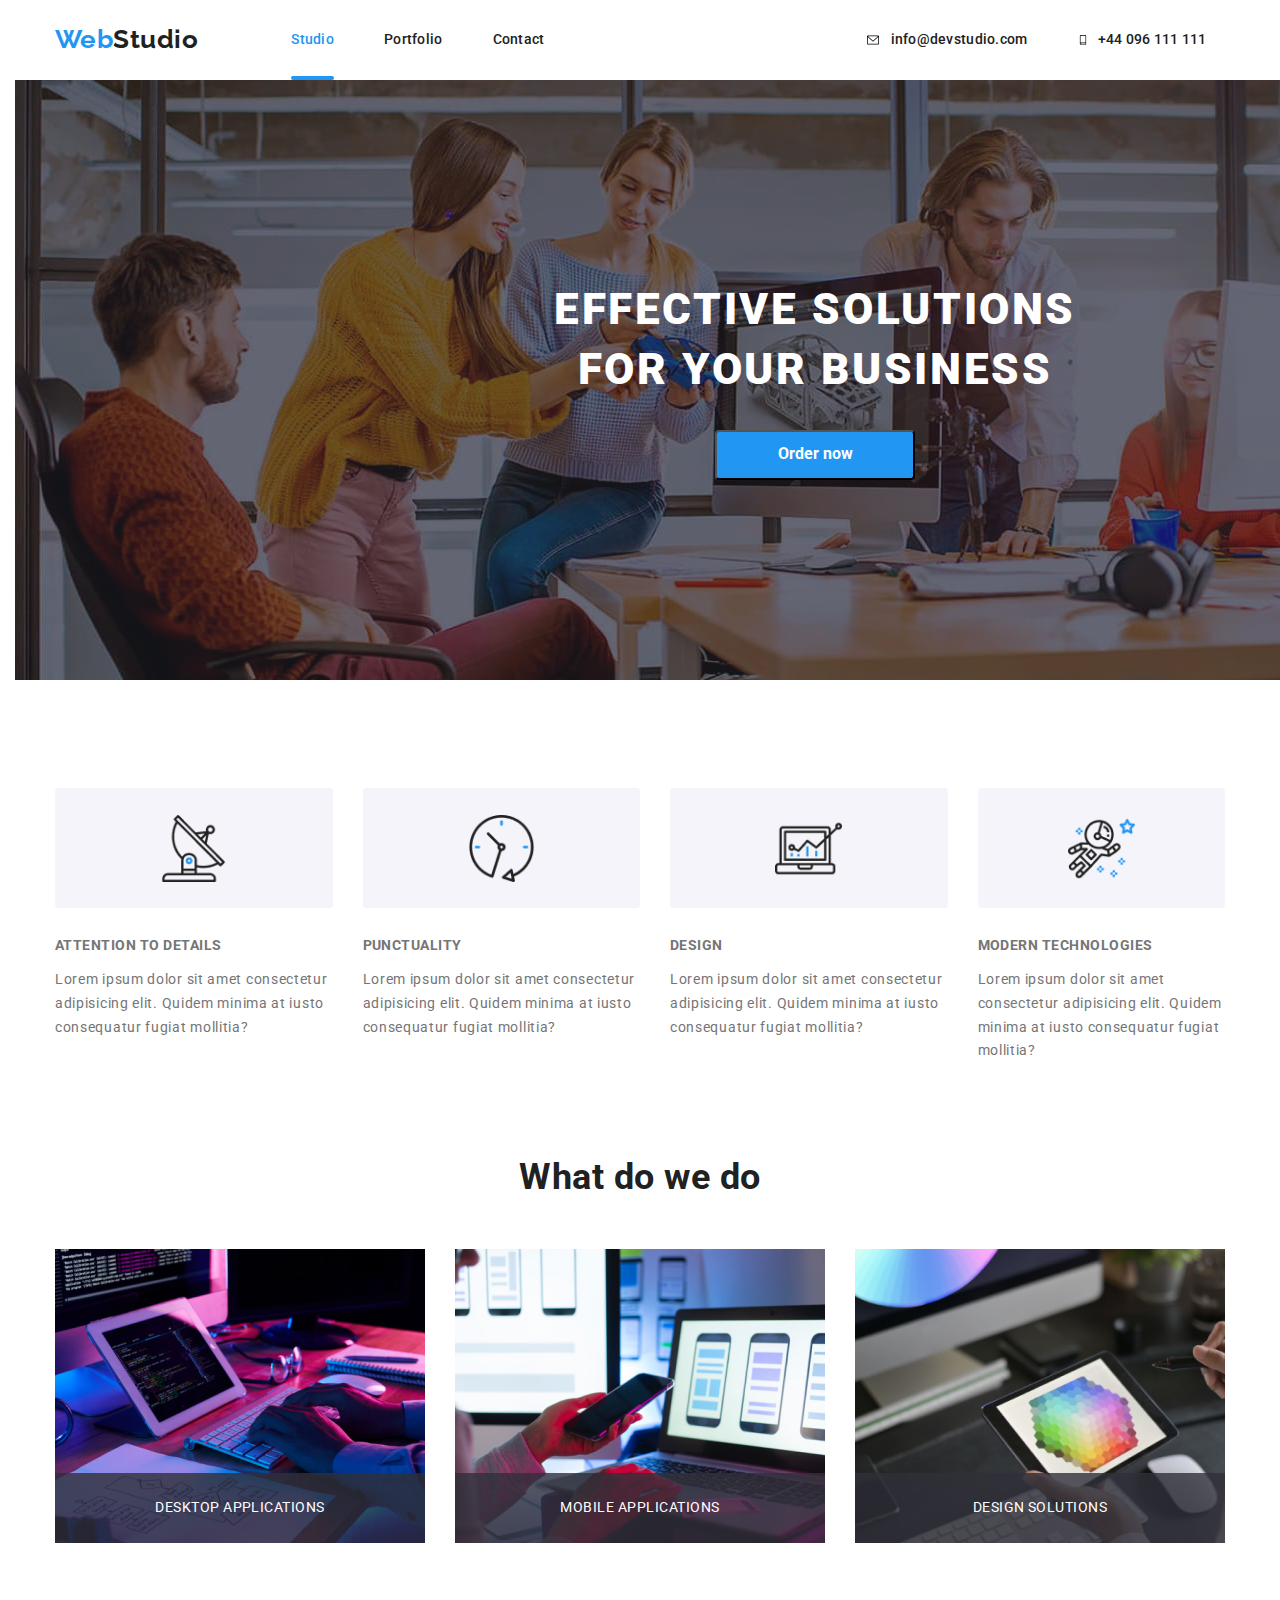
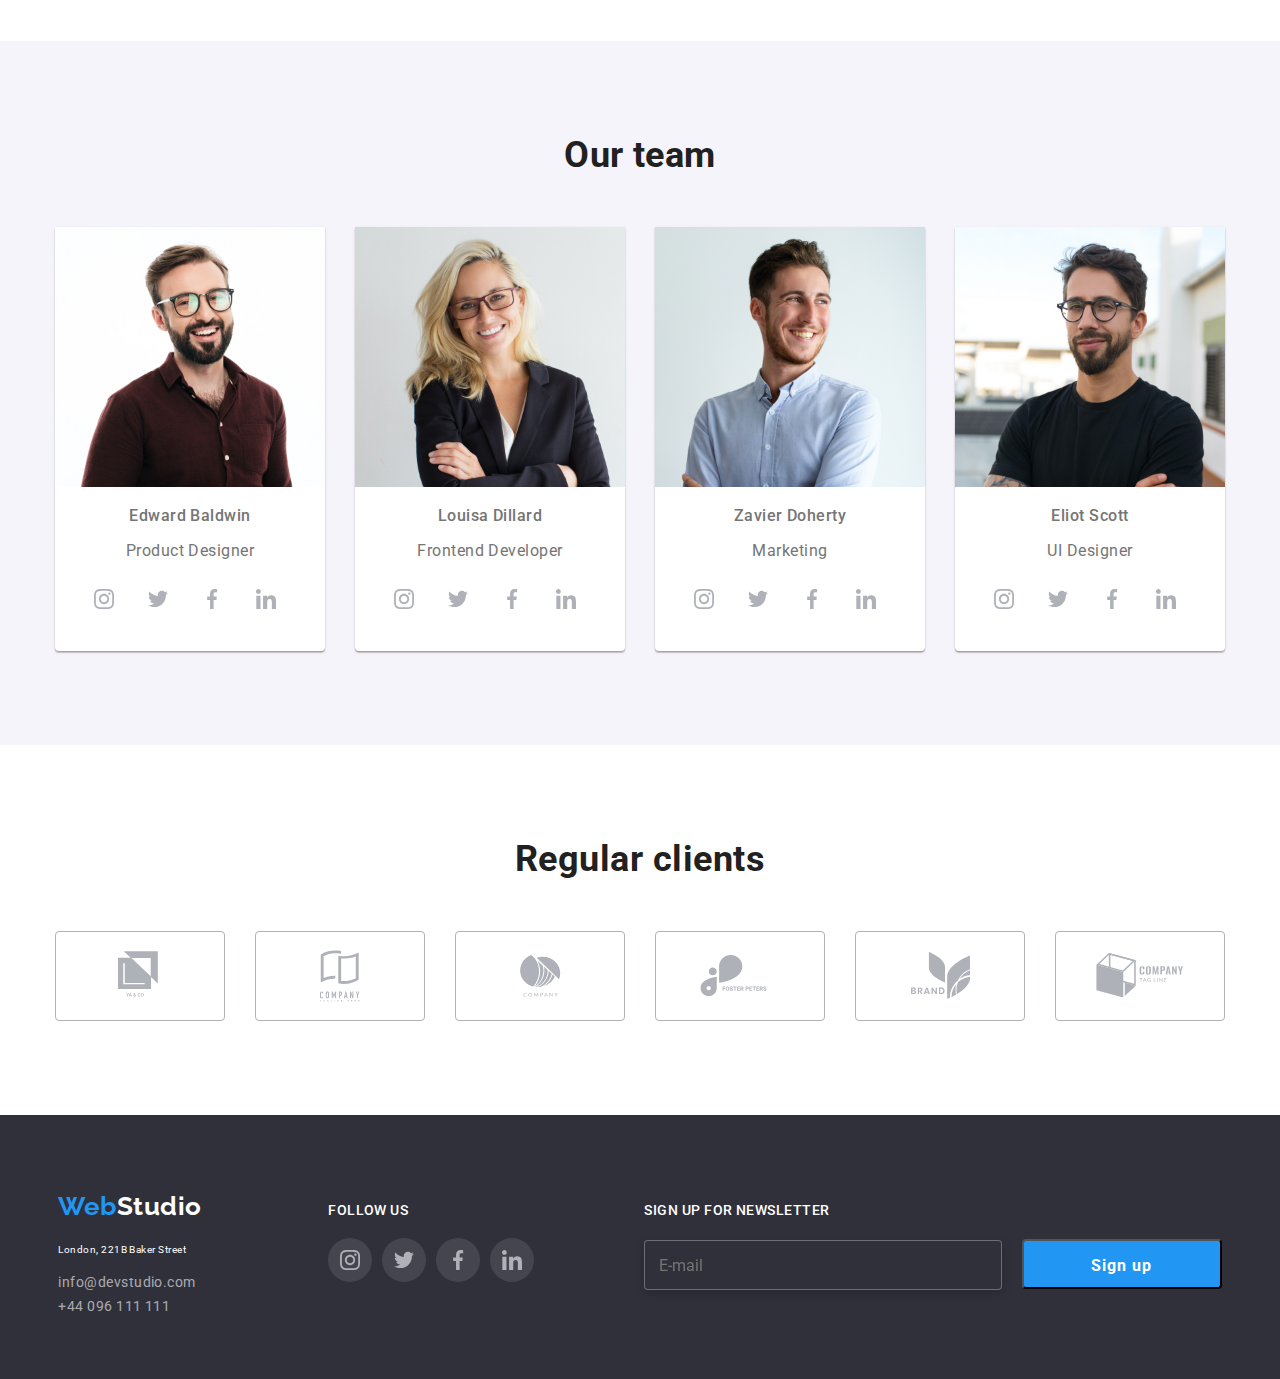
<file: index.html>
<!DOCTYPE html>
<html lang="en">
  <head>
    <meta charset="UTF-8" />
    <meta name="viewport" content="width=device-width, initial-scale=1.0" />
    <title>Document</title>
    <link
      href="https://fonts.googleapis.com/css2?family=Raleway:wght@700&family=Roboto:wght@400;500;700;900&display=swap"
      rel="stylesheet"
    />
    <link
      rel="stylesheet"
      href="https://cdnjs.cloudflare.com/ajax/libs/modern-normalize/1.0.0/modern-normalize.min.css"
    />
    <link rel="stylesheet" href="./sass/main.css" />
    <script src="https://ajax.googleapis.com/ajax/libs/jquery/3.5.1/jquery.min.js"></script>
  </head>
  <body>
    <!--header-->
    <div>
      <header class="header container">
        <div class="header__mobile__menu">
          <p>
            <a href="./index.html" class="logo"
              ><span class="logo--blue">Web</span>Studio</a
            >
          </p>
          <button
            class="header__button menu--open"
            type="button"
            data-menu-button
            aria-expanded="false"
          >
            <svg width="19px" height="19px" aria-lable="mobile on-off">
              <use
                class="header__button--cross"
                href="./images/sprite.svg#close"
              ></use>
              <use
                class="header__button--menu"
                href="./images/sprite.svg#icon-envelope"
              ></use>
            </svg>
          </button>
        </div>
        <div class="header__menu" id="menu-container" data-menu>
          <nav class="site-nav">
            <ul class="site-nav__flex list">
              <li class="site-nav__item">
                <a href="./index.html" class="site-nav__link site-nav--current"
                  >Studio</a
                >
              </li>
              <li class="site-nav__item">
                <a href="./portfolio.html" class="site-nav__link">Portfolio</a>
              </li>
              <li class="site-nav__item">
                <a href="" class="site-nav__link">Contact</a>
              </li>
            </ul>
          </nav>
          <ul class="site-auth list">
            <li class="site-auth__item">
              <a href="mailto:info@devstudio.com" class="site-auth__link"
                ><svg class="site-auth__icon" width="16" height="12">
                  <use href="./images/sprite.svg#icon-envelope"></use>
                </svg>
                info@devstudio.com</a
              >
            </li>
            <li class="site-auth__item" ;>
              <a href="tel:insert_phone_number" class="site-auth__link"
                ><svg class="site-auth__icon" width="10" height="16">
                  <use href="./images/sprite.svg#icon-smartphone"></use>
                </svg>
                +44 096 111 111
              </a>
            </li>
          </ul>
        </div>
      </header>
    </div>
    <main>
      <!--hero-->
      <div class="hero">
        <section class="hero__pic section">
          <h1 class="hero__title">
            Effective solutions<br />for your business
          </h1>
          <button class="button__primary" data-modal-open>Order now</button>
        </section>
      </div>
      <!--why-us-->
      <div>
        <section class="strengths section container">
          <h2 class="section__title hide">Our strengths</h2>
          <ul class="strengths__list list">
            <li class="strengths__item">
              <h3 class="strengths__title strengths__antenna1">
                Attention to details
              </h3>
              <p class="strengths__text">
                Lorem ipsum dolor sit amet consectetur adipisicing elit. Quidem
                minima at iusto consequatur fugiat mollitia?
              </p>
            </li>
            <li class="strengths__item">
              <h3 class="strengths__title strengths__clock1">Punctuality</h3>
              <p class="strengths__text">
                Lorem ipsum dolor sit amet consectetur adipisicing elit. Quidem
                minima at iusto consequatur fugiat mollitia?
              </p>
            </li>
            <li class="strengths__item">
              <h3 class="strengths__title strengths__diagram1">Design</h3>
              <p class="strengths__text">
                Lorem ipsum dolor sit amet consectetur adipisicing elit. Quidem
                minima at iusto consequatur fugiat mollitia?
              </p>
            </li>
            <li class="strengths__item">
              <h3 class="strengths__title strengths__astronaut1">
                Modern technologies
              </h3>
              <p class="strengths__text">
                Lorem ipsum dolor sit amet consectetur adipisicing elit. Quidem
                minima at iusto consequatur fugiat mollitia?
              </p>
            </li>
          </ul>
        </section>
      </div>
      <!--What do we do-->
      <div>
        <section class="section container services">
          <h2 class="section__title">What do we do</h2>
          <ul class="list services__list">
            <li class="services__item">
              <div class="services__text--bcg">
                <p class="services__text">Desktop applications</p>
              </div>
              <img src="./images/img.jpg" alt="photo1" width="370" />
            </li>
            <li class="services__item">
              <div class="services__text--bcg">
                <p class="services__text">Mobile applications</p>
              </div>
              <img src="./images/img-2.jpg" alt="photo2" width="370" />
            </li>
            <li class="services__item">
              <div class="services__text--bcg">
                <p class="services__text">Design solutions</p>
              </div>
              <div>
                <img src="./images/img-3.jpg" alt="photo3" width="370" />
              </div>
            </li>
          </ul>
        </section>
      </div>
      <!--Our Team-->
      <div class="section__bgc--grey">
        <section class="section container team">
          <h2 class="section__title about-us__title">Our team</h2>
          <ul class="team__list list">
            <li class="team__item">
              <img
                src="./images/Edward_Baldwin.jpg"
                alt="Edward Baldwin"
                width="270"
                class="team__photo"
              />
              <h3 class="team__name">Edward Baldwin</h3>
              <p class="team__possition">Product Designer</p>
              <ul class="list social">
                <li class="social__item">
                  <a href="" class="social__link"
                    ><svg class="social__icon">
                      <use href="./images/sprite.svg#icon-instagram-2"></use>
                    </svg>
                  </a>
                </li>
                <li class="social__item">
                  <a href="" class="social__link"
                    ><svg class="social__icon">
                      <use href="./images/sprite.svg#icon-twitter-1"></use>
                    </svg>
                  </a>
                </li>
                <li class="social__item">
                  <a href="" class="social__link"
                    ><svg class="social__icon">
                      <use href="./images/sprite.svg#icon-facebook-1"></use>
                    </svg>
                  </a>
                </li>
                <li class="social__item">
                  <a href="" class="social__link"
                    ><svg class="social__icon">
                      <use href="./images/sprite.svg#icon-linkedin-1"></use>
                    </svg>
                  </a>
                </li>
              </ul>
            </li>
            <li class="team__item">
              <img
                src="./images/Louisa_Dillard.jpg"
                alt="Louisa Dillard"
                width="270"
                class="team__photo"
              />
              <h3 class="team__name">Louisa Dillard</h3>
              <p class="team__possition">Frontend Developer</p>
              <ul class="list social">
                <li class="social__item">
                  <a href="" class="social__link"
                    ><svg class="social__icon">
                      <use href="./images/sprite.svg#icon-instagram-2"></use>
                    </svg>
                  </a>
                </li>
                <li class="social__item">
                  <a href="" class="social__link"
                    ><svg class="social__icon">
                      <use href="./images/sprite.svg#icon-twitter-1"></use>
                    </svg>
                  </a>
                </li>
                <li class="social__item">
                  <a href="" class="social__link"
                    ><svg class="social__icon">
                      <use href="./images/sprite.svg#icon-facebook-1"></use>
                    </svg>
                  </a>
                </li>
                <li class="social__item">
                  <a href="" class="social__link"
                    ><svg class="social__icon">
                      <use href="./images/sprite.svg#icon-linkedin-1"></use>
                    </svg>
                  </a>
                </li>
              </ul>
            </li>
            <li class="team__item">
              <img
                src="./images/Zavier_Doherty.jpg"
                alt="Zavier Doherty"
                width="270"
                class="team__photo"
              />
              <h3 class="team__name">Zavier Doherty</h3>
              <p class="team__possition">Marketing</p>
              <ul class="list social">
                <li class="social__item">
                  <a href="" class="social__link"
                    ><svg class="social__icon">
                      <use href="./images/sprite.svg#icon-instagram-2"></use>
                    </svg>
                  </a>
                </li>
                <li class="social__item">
                  <a href="" class="social__link"
                    ><svg class="social__icon">
                      <use href="./images/sprite.svg#icon-twitter-1"></use>
                    </svg>
                  </a>
                </li>
                <li class="social__item">
                  <a href="" class="social__link"
                    ><svg class="social__icon">
                      <use href="./images/sprite.svg#icon-facebook-1"></use>
                    </svg>
                  </a>
                </li>
                <li class="social__item">
                  <a href="" class="social__link"
                    ><svg class="social__icon">
                      <use href="./images/sprite.svg#icon-linkedin-1"></use>
                    </svg>
                  </a>
                </li>
              </ul>
            </li>
            <li class="team__item">
              <img
                src="./images/Eliot_Scott.jpg"
                alt="Eliot Scott"
                width="270"
                class="team__photo"
              />
              <h3 class="team__name">Eliot Scott</h3>
              <p class="team__possition">UI Designer</p>
              <ul class="list social">
                <li class="social__item">
                  <a href="" class="social__link"
                    ><svg class="social__icon">
                      <use href="./images/sprite.svg#icon-instagram-2"></use>
                    </svg>
                  </a>
                </li>
                <li class="social__item">
                  <a href="" class="social__link"
                    ><svg class="social__icon">
                      <use href="./images/sprite.svg#icon-twitter-1"></use>
                    </svg>
                  </a>
                </li>
                <li class="social__item">
                  <a href="" class="social__link"
                    ><svg class="social__icon">
                      <use href="./images/sprite.svg#icon-facebook-1"></use>
                    </svg>
                  </a>
                </li>
                <li class="social__item">
                  <a href="" class="social__link"
                    ><svg class="social__icon">
                      <use href="./images/sprite.svg#icon-linkedin-1"></use>
                    </svg>
                  </a>
                </li>
              </ul>
            </li>
          </ul>
        </section>
      </div>
      <!--regular customers-->
      <div>
        <section class="section container clients">
          <h2 class="section__title clients__title">Regular clients</h2>
          <ul class="list clients--grid">
            <li class="company">
              <a href="" class="company__box"
                ><svg class="company__icon" width="44px" height="49px">
                  <use href="./images/sprite.svg#icon-logo-1"></use>
                </svg>
              </a>
            </li>
            <li class="company">
              <a href="" class="company__box"
                ><svg class="company__icon" width="40px" height="52px">
                  <use href="./images/sprite.svg#icon-logo-2"></use>
                </svg>
              </a>
            </li>
            <li class="company">
              <a href="" class="company__box"
                ><svg class="company__icon" width="41px" height="42px">
                  <use href="./images/sprite.svg#icon-logo-3"></use>
                </svg>
              </a>
            </li>
            <li class="company">
              <a href="" class="company__box"
                ><svg class="company__icon" width="80px" height="42px">
                  <use href="./images/sprite.svg#icon-logo-4"></use>
                </svg>
              </a>
            </li>
            <li class="company">
              <a href="" class="company__box"
                ><svg class="company__icon" width="59px" height="47px">
                  <use href="./images/sprite.svg#icon-logo-5"></use>
                </svg>
              </a>
            </li>
            <li class="company">
              <a href="" class="company__box"
                ><svg class="company__icon" width="88px" height="45px">
                  <use href="./images/sprite.svg#icon-logo-6"></use>
                </svg>
              </a>
            </li>
          </ul>
        </section>
      </div>
    </main>
    <!--footer-->
    <div class="section__bgc--footer">
      <footer class="container footer">
        <div class="footer--flex">
          <div class="footer__adress--placeholder">
            <p>
              <a href="./index.html" class="logo logo--white"
                ><span class="logo--blue">Web</span>Studio</a
              >
            </p>
            <p class="footer__adress">London, 221B Baker Street</p>
            <ul class="list">
              <li>
                <a
                  href="mailto:info@devstudio.com"
                  class="footer__adress__contacts"
                  >info@devstudio.com</a
                >
              </li>
              <li>
                <a href="tel:+380961111111" class="footer__adress__contacts"
                  >+44 096 111 111</a
                >
              </li>
            </ul>
          </div>
          <div>
            <p class="footer__social--text">Follow us</p>
            <ul class="list social footer__social">
              <li class="social__item">
                <a href="" class="social__link footer__social--bgc"
                  ><svg class="social__icon">
                    <use href="./images/sprite.svg#icon-instagram-2"></use>
                  </svg>
                </a>
              </li>
              <li class="social__item">
                <a href="" class="social__link footer__social--bgc"
                  ><svg class="social__icon">
                    <use href="./images/sprite.svg#icon-twitter-1"></use>
                  </svg>
                </a>
              </li>
              <li class="social__item">
                <a href="" class="social__link footer__social--bgc"
                  ><svg class="social__icon">
                    <use href="./images/sprite.svg#icon-facebook-1"></use>
                  </svg>
                </a>
              </li>
              <li class="social__item">
                <a href="" class="social__link footer__social--bgc"
                  ><svg class="social__icon">
                    <use href="./images/sprite.svg#icon-linkedin-1"></use>
                  </svg>
                </a>
              </li>
            </ul>
          </div>
          <div class="footer__form">
            <form action="" method="POST">
              <label class="footer__form__title">sign up for newsletter</label>
              <br />
              <input
                class="footer__form__email"
                type="emmail"
                placeholder="E-mail"
                autocomplete="email"
              />
              <button type="submit" class="footer__form__button">
                Sign up
              </button>
            </form>
          </div>
        </div>
      </footer>
    </div>

    <!--backdrop-->
    <div class="backdrop is-hidden" data-modal>
      <div class="modal">
        <button class="modal__button" data-modal-close>
          <svg width="11px" height="11px">
            <use href="./images/sprite.svg#close"></use>
          </svg>
        </button>
        <h2 class="modal__header">We will call you back!</h2>
        <div class="modal__form">
          <form action="" method="POST">
            <ul class="list form__list">
              <li class="form__item">
                <label class="form__label" for="name">Name</label>
                <span>
                  <svg class="form__icon">
                    <use href="./images/sprite.svg#icon-astronaut-1"></use>
                  </svg>
                </span>
                <input
                  class="form__input"
                  type="text"
                  id="name"
                  autofocus
                  autocomplete="name"
                />
              </li>
              <li class="form__item">
                <label class="form__label" for="phone">Phone</label>
                <span>
                  <svg class="form__icon">
                    <use href="./images/sprite.svg#icon-astronaut-1"></use>
                  </svg>
                </span>
                <input
                  class="form__input"
                  type="tel"
                  id="phone"
                  autocomplete="tel"
                />
              </li>
              <li class="form__item">
                <label class="form__label" for="email">Email</label>
                <span>
                  <svg class="form__icon">
                    <use href="./images/sprite.svg#icon-astronaut-1"></use>
                  </svg>
                </span>
                <input
                  class="form__input"
                  type="email"
                  id="email"
                  autocomplete="email"
                />
              </li>
              <li class="form__item">
                <label class="form__label" for="comment">Comment</label>
                <textarea
                  class="form__comment--placeholder"
                  name="comment"
                  id="comment"
                  rows="10"
                  placeholder="Leave a message"
                >
                </textarea>
              </li>
            </ul>
            <p>
              <input
                class="form__checkbox"
                id="acceptance"
                name="terms"
                type="checkbox"
              />
              <label for="acceptance">
                I accept the
                <a class="form__terms" href="">Terms of Service</a>
              </label>
            </p>
            <div class="modal__form__button">
              <button type="submit" class="button__primary">Submit</button>
            </div>
          </form>
        </div>
      </div>
    </div>
    <script src="./js/modal.js"></script>
    <script src="./js/menu.js"></script>
  </body>
</html>
</file>
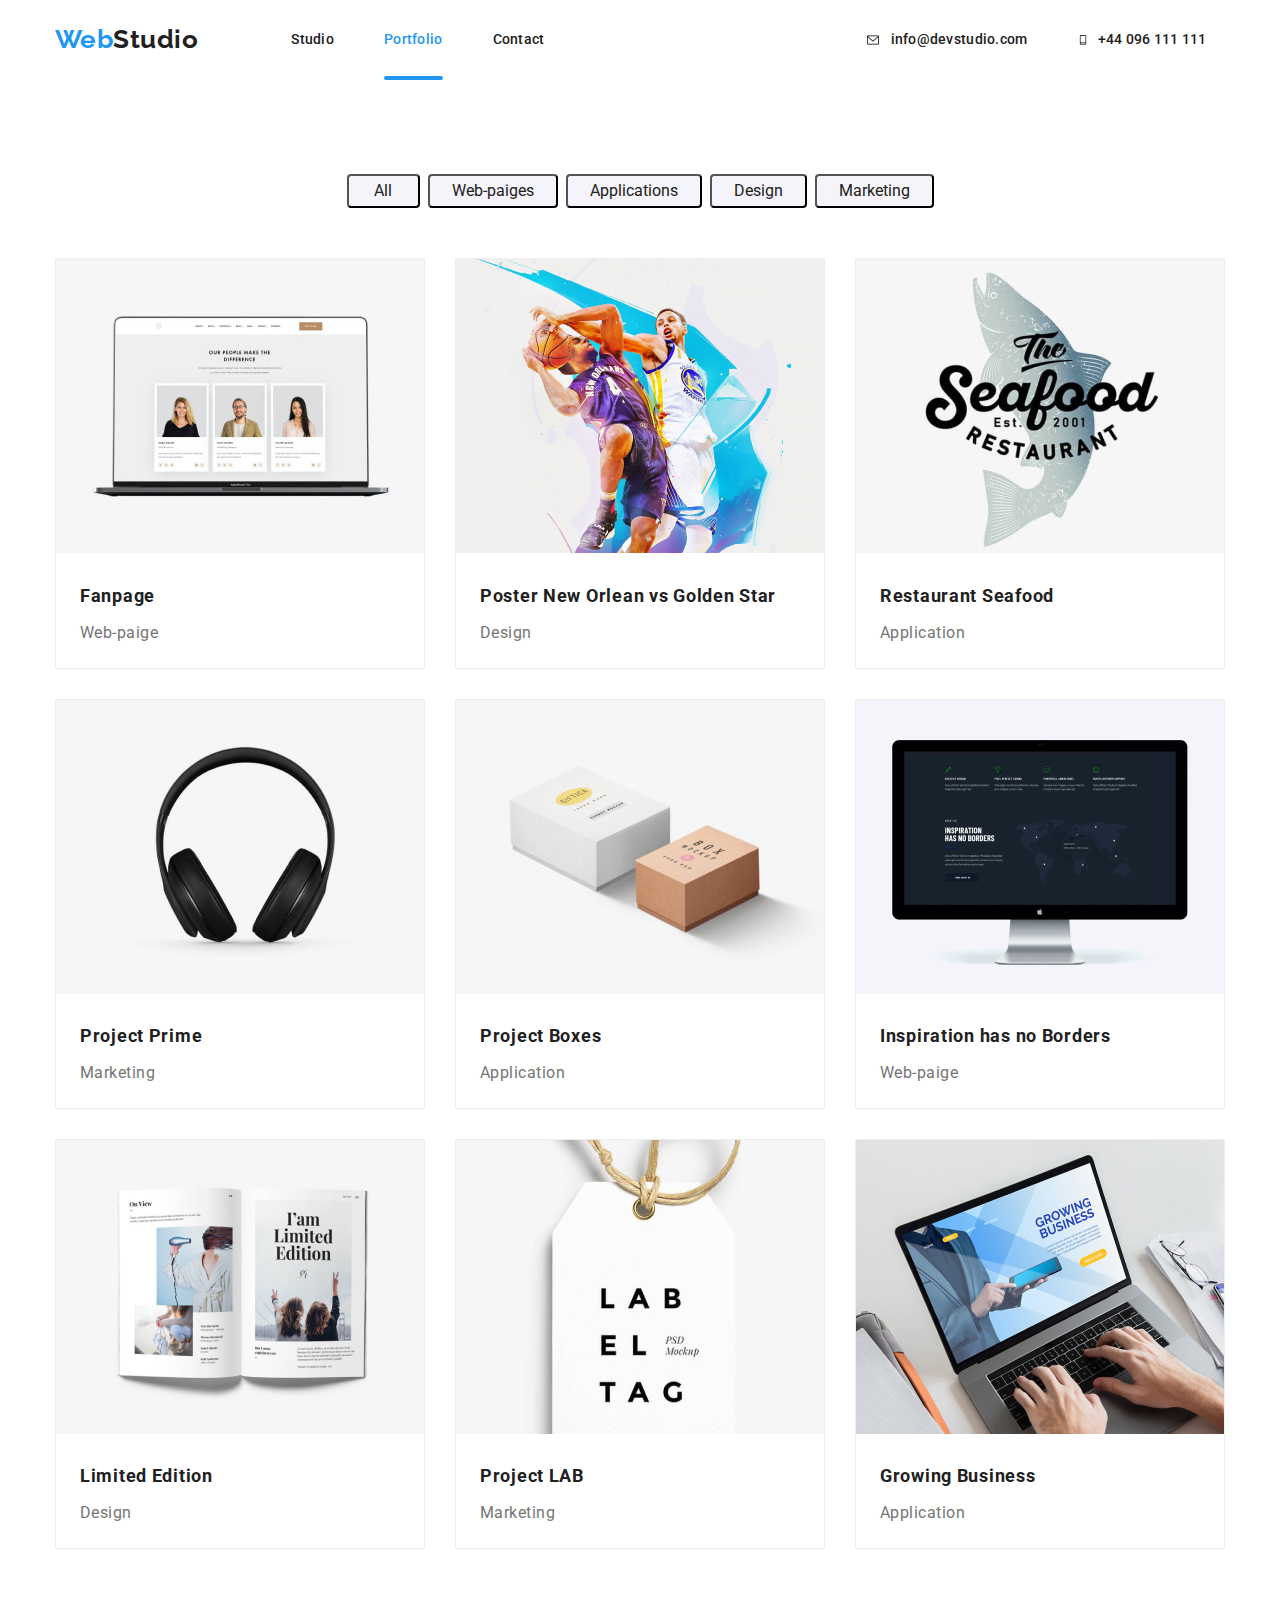
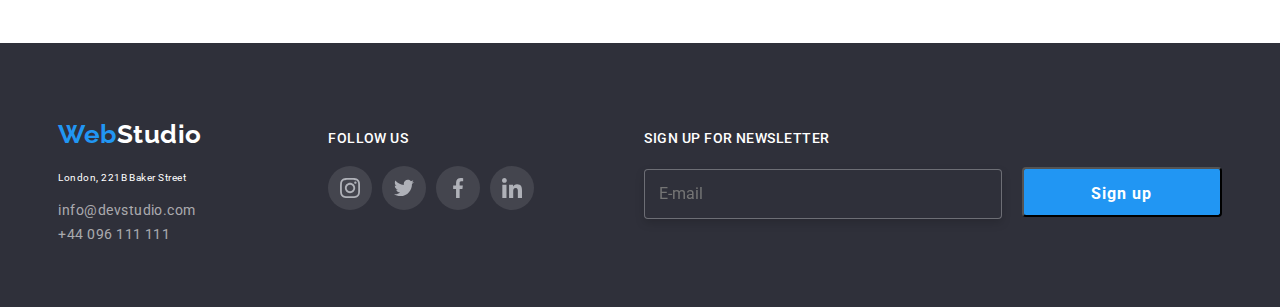
<file: portfolio.html>
<!DOCTYPE html>
<html lang="ru">
  <head>
    <meta charset="UTF-8" />
    <meta name="viewport" content="width=device-width, initial-scale=1.0" />
    <title>Document</title>
    <link
      href="https://fonts.googleapis.com/css2?family=Raleway:wght@700&family=Roboto:wght@400;500;700;900&display=swap"
      rel="stylesheet"
    />
    <link
      rel="stylesheet"
      href="https://cdnjs.cloudflare.com/ajax/libs/modern-normalize/1.0.0/modern-normalize.min.css"
    />
    <link rel="stylesheet" href="./sass/main.css" />
  </head>
  <body>
    <!--header-->
    <div>
      <header class="header container">
        <div class="header__mobile__menu">
          <p>
            <a href="./index.html" class="logo"
              ><span class="logo--blue">Web</span>Studio</a
            >
          </p>
          <button
            class="header__button menu--open"
            type="button"
            data-menu-button
            aria-expanded="false"
          >
            <svg width="19px" height="19px" aria-lable="mobile on-off">
              <use
                class="header__button--cross"
                href="./images/sprite.svg#close"
              ></use>
              <use
                class="header__button--menu"
                href="./images/sprite.svg#icon-envelope"
              ></use>
            </svg>
          </button>
        </div>
        <div class="header__menu" id="menu-container" data-menu>
          <nav class="site-nav">
            <ul class="site-nav__flex list">
              <li class="site-nav__item">
                <a href="./index.html" class="site-nav__link">Studio</a>
              </li>
              <li class="site-nav__item">
                <a
                  href="./portfolio.html"
                  class="site-nav__link site-nav--current"
                  >Portfolio</a
                >
              </li>
              <li class="site-nav__item">
                <a href="" class="site-nav__link">Contact</a>
              </li>
            </ul>
          </nav>
          <ul class="site-auth list">
            <li class="site-auth__item">
              <a href="mailto:info@devstudio.com" class="site-auth__link"
                ><svg class="site-auth__icon" width="16" height="12">
                  <use href="./images/sprite.svg#icon-envelope"></use>
                </svg>
                info@devstudio.com</a
              >
            </li>
            <li class="site-auth__item" ;>
              <a href="tel:insert_phone_number" class="site-auth__link"
                ><svg class="site-auth__icon" width="10" height="16">
                  <use href="./images/sprite.svg#icon-smartphone"></use>
                </svg>
                +44 096 111 111
              </a>
            </li>
          </ul>
        </div>
      </header>
    </div>
    <main>
      <!--filters-->
      <section class="section container filters">
        <ul class="list filters--flex">
          <li class="filters__item">
            <button class="button__filter">All</button>
          </li>
          <li class="filters__item">
            <button class="button__filter">Web-paiges</button>
          </li>
          <li class="filters__item">
            <button class="button__filter">Applications</button>
          </li>
          <li class="filters__item">
            <button class="button__filter">Design</button>
          </li>
          <li class="filters__item">
            <button class="button__filter">Marketing</button>
          </li>
        </ul>
      </section>
      <!--examples-->
      <section class="section container examples">
        <ul class="list examples--flex">
          <li class="examples__item">
            <a href="" class="examples__link">
              <div class="examples__link--position">
                <img
                  src="./images/2/img.jpg"
                  alt="Технокряк"
                  class="examples__photo"
                />
                <div class="examples__story">
                  <p class="examples__story__text">
                    Lorem ipsum, dolor sit amet consectetur adipisicing elit.
                    Corporis harum hic quod cupiditate. Omnis numquam dolor
                    illum perspiciatis iusto aut tempora veritatis reprehenderit
                    error!
                  </p>
                </div>
              </div>
              <h3 class="examples__title">Fanpage</h3>
              <p class="examples__type">Web-paige</p>
            </a>
          </li>
          <li class="examples__item">
            <a href="" class="examples__link">
              <div class="examples__link--position">
                <img
                  src="./images/2/img-2.jpg"
                  alt="Постер New Orlean vs Golden Star"
                  class="examples__photo"
                />
                <div class="examples__story">
                  <p class="examples__story__text">
                    Lorem ipsum, dolor sit amet consectetur adipisicing elit.
                    Corporis harum hic quod cupiditate. Omnis numquam dolor
                    illum perspiciatis iusto aut tempora veritatis reprehenderit
                    error!
                  </p>
                </div>
              </div>
              <h3 class="examples__title">Poster New Orlean vs Golden Star</h3>
              <p class="examples__type">Design</p>
            </a>
          </li>
          <li class="examples__item">
            <a href="" class="examples__link">
              <div class="examples__link--position">
                <img
                  src="./images/2/img-3.jpg"
                  alt="Ресторан Seafood"
                  class="examples__photo"
                />
                <div class="examples__story">
                  <p class="examples__story__text">
                    Lorem ipsum, dolor sit amet consectetur adipisicing elit.
                    Corporis harum hic quod cupiditate. Omnis numquam dolor
                    illum perspiciatis iusto aut tempora veritatis reprehenderit
                    error!
                  </p>
                </div>
              </div>
              <h3 class="examples__title">Restaurant Seafood</h3>
              <p class="examples__type">Application</p>
            </a>
          </li>
          <li class="examples__item">
            <a href="" class="examples__link">
              <div class="examples__link--position">
                <img
                  src="./images/2/img-5.jpg"
                  alt="Проект Prime"
                  class="examples__photo"
                />
                <div class="examples__story">
                  <p class="examples__story__text">
                    Lorem ipsum, dolor sit amet consectetur adipisicing elit.
                    Corporis harum hic quod cupiditate. Omnis numquam dolor
                    illum perspiciatis iusto aut tempora veritatis reprehenderit
                    error!
                  </p>
                </div>
              </div>
              <h3 class="examples__title">Project Prime</h3>
              <p class="examples__type">Marketing</p>
            </a>
          </li>
          <li class="examples__item">
            <a href="" class="examples__link">
              <div class="examples__link--position">
                <img
                  src="./images/2/img-6.jpg"
                  alt="Проект Boxes"
                  class="examples__photo"
                />
                <div class="examples__story">
                  <p class="examples__story__text">
                    Lorem ipsum, dolor sit amet consectetur adipisicing elit.
                    Corporis harum hic quod cupiditate. Omnis numquam dolor
                    illum perspiciatis iusto aut tempora veritatis reprehenderit
                    error!
                  </p>
                </div>
              </div>
              <h3 class="examples__title">Project Boxes</h3>
              <p class="examples__type">Application</p>
            </a>
          </li>
          <li class="examples__item">
            <a href="" class="examples__link">
              <div class="examples__link--position">
                <img
                  src="./images/2/img-7.jpg"
                  alt="Inspiration has no Borders"
                  class="examples__photo"
                />
                <div class="examples__story">
                  <p class="examples__story__text">
                    Lorem ipsum, dolor sit amet consectetur adipisicing elit.
                    Corporis harum hic quod cupiditate. Omnis numquam dolor
                    illum perspiciatis iusto aut tempora veritatis reprehenderit
                    error!
                  </p>
                </div>
              </div>
              <h3 class="examples__title">Inspiration has no Borders</h3>
              <p class="examples__type">Web-paige</p>
            </a>
          </li>
          <li class="examples__item">
            <a href="" class="examples__link">
              <div class="examples__link--position">
                <img
                  src="./images/2/img-8.jpg"
                  alt="Издание Limited Edition"
                  class="examples__photo"
                />
                <div class="examples__story">
                  <p class="examples__story__text">
                    Lorem ipsum, dolor sit amet consectetur adipisicing elit.
                    Corporis harum hic quod cupiditate. Omnis numquam dolor
                    illum perspiciatis iusto aut tempora veritatis reprehenderit
                    error!
                  </p>
                </div>
              </div>
              <h3 class="examples__title">Limited Edition</h3>
              <p class="examples__type">Design</p>
            </a>
          </li>
          <li class="examples__item">
            <a href="" class="examples__link">
              <div class="examples__link--position">
                <img
                  src="./images/2/img-9.jpg"
                  alt="Проект LAB"
                  class="examples__photo"
                />
                <div class="examples__story">
                  <p class="examples__story__text">
                    Lorem ipsum, dolor sit amet consectetur adipisicing elit.
                    Corporis harum hic quod cupiditate. Omnis numquam dolor
                    illum perspiciatis iusto aut tempora veritatis reprehenderit
                    error!
                  </p>
                </div>
              </div>
              <h3 class="examples__title">Project LAB</h3>
              <p class="examples__type">Marketing</p>
            </a>
          </li>
          <li class="examples__item">
            <a href="" class="examples__link">
              <div class="examples__link--position">
                <img
                  src="./images/2/img-10.jpg"
                  alt="Growing Business"
                  class="examples__photo"
                />
                <div class="examples__story">
                  <p class="examples__story__text">
                    Lorem ipsum, dolor sit amet consectetur adipisicing elit.
                    Corporis harum hic quod cupiditate. Omnis numquam dolor
                    illum perspiciatis iusto aut tempora veritatis reprehenderit
                    error!
                  </p>
                </div>
              </div>
              <h3 class="examples__title">Growing Business</h3>
              <p class="examples__type">Application</p>
            </a>
          </li>
        </ul>
      </section>
    </main>
    <!--footer-->
    <div class="section__bgc--footer">
      <footer class="container footer">
        <div class="footer--flex">
          <div class="footer__adress--placeholder">
            <p>
              <a href="./index.html" class="logo logo--white"
                ><span class="logo--blue">Web</span>Studio</a
              >
            </p>
            <p class="footer__adress">London, 221B Baker Street</p>
            <ul class="list">
              <li>
                <a
                  href="mailto:info@devstudio.com"
                  class="footer__adress__contacts"
                  >info@devstudio.com</a
                >
              </li>
              <li>
                <a href="tel:+380961111111" class="footer__adress__contacts"
                  >+44 096 111 111</a
                >
              </li>
            </ul>
          </div>
          <div>
            <p class="footer__social--text">Follow us</p>
            <ul class="list social footer__social">
              <li class="social__item">
                <a href="" class="social__link footer__social--bgc"
                  ><svg class="social__icon">
                    <use href="./images/sprite.svg#icon-instagram-2"></use>
                  </svg>
                </a>
              </li>
              <li class="social__item">
                <a href="" class="social__link footer__social--bgc"
                  ><svg class="social__icon">
                    <use href="./images/sprite.svg#icon-twitter-1"></use>
                  </svg>
                </a>
              </li>
              <li class="social__item">
                <a href="" class="social__link footer__social--bgc"
                  ><svg class="social__icon">
                    <use href="./images/sprite.svg#icon-facebook-1"></use>
                  </svg>
                </a>
              </li>
              <li class="social__item">
                <a href="" class="social__link footer__social--bgc"
                  ><svg class="social__icon">
                    <use href="./images/sprite.svg#icon-linkedin-1"></use>
                  </svg>
                </a>
              </li>
            </ul>
          </div>
          <div class="footer__form">
            <form action="" method="POST">
              <label class="footer__form__title">sign up for newsletter</label>
              <br />
              <input
                class="footer__form__email"
                type="emmail"
                placeholder="E-mail"
                autocomplete="email"
              />
              <button type="submit" class="button footer__form__button">
                Sign up
              </button>
            </form>
          </div>
        </div>
      </footer>
    </div>
    <script src="./js/menu.js"></script>
  </body>
</html>
</file>
<file: sass/main.css>
@charset "UTF-8";
/*general*/
body {
  background-color: #ffffff;
  color: #757575;
  font-family: Roboto, sans-serif;
  letter-spacing: 0.03em;
}

.list {
  list-style: none;
  padding: 0px;
  margin: 0px;
}

.container {
  padding-left: 15px;
  padding-right: 15px;
  margin-left: auto;
  margin-right: auto;
}

@media screen and (min-width: 480px) {
  .container {
    width: 480px;
  }
}

@media screen and (min-width: 768px) {
  .container {
    width: 768px;
  }
}

@media screen and (min-width: 1200px) {
  .container {
    width: 1200px;
  }
}

/*hidden elements*/
.hide {
  display: none;
}

/*tetxtarea*/
textarea {
  resize: none;
}

/*logo*/
.logo {
  font-family: Raleway, sans-serif;
  font-weight: 700;
  font-size: 26px;
  line-height: 1.2;
  color: #212121;
  text-decoration: none;
}

.logo--blue {
  color: #2196f3;
}

.logo--white {
  margin-top: 0px;
  margin-bottom: 20px;
  color: #ffffff;
}

/*section*/
.section {
  padding-top: 0px;
  padding-bottom: 94px;
}

.section__title {
  color: #212121;
  font-weight: 700;
  font-size: 36px;
  line-height: 1.16;
  text-align: center;
  margin-top: 0px;
  margin-bottom: 50px;
}

.section__bgc--grey {
  background-color: #f5f4fa;
}

.section__bgc--footer {
  background-color: #2f303a;
}

/*button*/
.button, .button__primary, .footer__form__button, .button__filter {
  color: #212121;
  background-color: #f5f4fa;
  text-decoration: none;
  border-radius: 4px;
  padding: 6px 22px;
  min-width: 73px;
  text-align: center;
}

.button__primary, .footer__form__button {
  font-weight: 700;
  padding: 10px 32px;
  width: 200px;
  height: 50px;
  color: #ffffff;
  background-color: #2196f3;
}

.button__filter {
  transition-property: color, background-color;
  transition-duration: 250ms;
  transition-timing-function: cubic-bezier(0.4, 0, 0.2, 1);
}

.button__filter:hover,
.button__filter:focus {
  color: #ffffff;
  background-color: #2196f3;
}

.footer__form__button {
  margin-left: 15px;
  font-style: normal;
  font-weight: 700;
  font-size: 16px;
  line-height: 1.87;
  align-items: center;
  text-align: center;
  letter-spacing: 0.06em;
}

@media screen and (max-width: 768px) {
  .footer__form__button {
    margin-top: 20px;
  }
}

.modal__form__button {
  display: flex;
  justify-content: center;
}

/*header*/
header {
  position: relative;
}

@media screen and (min-width: 480px) {
  .header {
    width: 480px;
    position: relative;
  }
}

@media screen and (min-width: 768px) {
  .header {
    width: 768px;
    align-items: center;
    display: flex;
  }
}

@media screen and (min-width: 1200px) {
  .header {
    width: 1200px;
  }
}

.header__mobile__menu {
  display: flex;
  justify-content: space-between;
  align-items: baseline;
}

.header__button {
  display: inline-flex;
  border: none;
  background-color: transparent;
}

.header__button--menu {
  display: none;
}

.header__button--cross {
  display: block;
}

@media screen and (min-width: 768px) {
  .header__button {
    display: none;
  }
}

.menu--open .header__button--menu {
  display: block;
}

.menu--open .header__button--cross {
  display: none;
}

.header__menu {
  background-color: #ffffff;
}

.header__menu.menu--open {
  display: block;
}

@media screen and (max-width: 767px) {
  .header__menu {
    position: absolute;
    display: none;
    top: 100%;
    left: 0;
    width: 100%;
  }
}

@media screen and (min-width: 768px) {
  .header__menu {
    display: flex;
  }
}

@media screen and (min-width: 768px) {
  .site-nav {
    margin-left: 88px;
  }
}

@media screen and (min-width: 1200px) {
  .site-nav {
    margin-left: 93px;
  }
}

@media screen and (min-width: 768px) {
  .site-nav__flex {
    display: flex;
  }
}

.site-nav__item {
  position: relative;
  text-align: center;
}

@media screen and (min-width: 768px) {
  .site-nav__item {
    margin-right: 50px;
  }
  .site-nav__item:last-child {
    margin-right: 0px;
  }
}

.site-nav__link {
  color: #212121;
  font-weight: 500;
  font-size: 14px;
  line-height: 1.14;
  letter-spacing: 0.02em;
  text-decoration: none;
  transition-property: color;
  transition-duration: 250ms;
  transition-timing-function: cubic-bezier(0.4, 0, 0.2, 1);
}

@media screen and (min-width: 480px) {
  .site-nav__link {
    display: inline-block;
    padding-bottom: 8px;
    padding-top: 40px;
  }
}

@media screen and (min-width: 768px) {
  .site-nav__link {
    display: block;
    padding-top: 32px;
    padding-bottom: 32px;
  }
}

.site-nav__link:hover, .site-nav__link:focus {
  color: #2196f3;
}

.site-nav--current {
  color: #2196f3;
  position: relative;
}

.site-nav--current::after {
  content: "";
  position: absolute;
  width: 100%;
  height: 4px;
  border-radius: 2px;
  background-color: #2196f3;
  bottom: 0%;
  right: 0%;
}

@media screen and (max-width: 767px) {
  .site-auth {
    margin-top: 60px;
  }
}

@media screen and (min-width: 768px) {
  .site-auth {
    display: flex;
    flex-wrap: wrap;
    margin-top: 21px;
    margin-left: 84px;
    justify-content: flex-end;
  }
}

@media screen and (min-width: 1200px) {
  .site-auth {
    margin-left: 320px;
    margin-top: 0px;
  }
}

.site-auth__item {
  text-align: center;
}

@media screen and (min-width: 1200px) {
  .site-auth__item {
    margin-right: 50px;
  }
}

.site-auth__item:last-child {
  margin-right: 0px;
}

@media screen and (min-width: 480px) {
  .site-auth__item:last-child {
    padding-top: 16px;
    padding-bottom: 60px;
  }
}

@media screen and (min-width: 768px) {
  .site-auth__item:last-child {
    padding-top: 0px;
    padding-right: 30px;
    padding-bottom: 0px;
  }
}

@media screen and (min-width: 1200px) {
  .site-auth__item:last-child {
    padding-top: 0px;
    padding-right: 0px;
  }
}

.site-auth__link {
  display: inline-flex;
  align-items: center;
  color: #212121;
  font-weight: 500;
  font-size: 14px;
  line-height: 1.14;
  letter-spacing: 0.02em;
  text-decoration: none;
  transition-property: color;
  transition-duration: 250ms;
  transition-timing-function: cubic-bezier(0.4, 0, 0.2, 1);
}

@media screen and (min-width: 1200px) {
  .site-auth__link {
    padding-top: 32px;
    padding-bottom: 32px;
  }
}

.site-auth__link:hover, .site-auth__link:focus {
  color: #2196f3;
}

.site-auth__icon {
  margin-right: 10px;
  transition-property: fill;
  transition-duration: 250ms;
  transition-timing-function: cubic-bezier(0.4, 0, 0.2, 1);
}

.site-auth__link:hover .site-auth__icon {
  fill: #2196f3;
}

/*footer*/
.footer {
  padding-top: 60px;
  padding-bottom: 60px;
}

@media screen and (min-width: 480px) {
  .footer {
    width: 480px;
  }
}

@media screen and (min-width: 768px) {
  .footer {
    width: 768px;
  }
}

@media screen and (min-width: 1200px) {
  .footer {
    width: 1200px;
  }
}

@media screen and (min-width: 480px) {
  .footer--flex {
    justify-content: center;
  }
}

@media screen and (min-width: 768px) {
  .footer--flex {
    display: flex;
    flex-wrap: wrap;
  }
}

@media screen and (min-width: 1200px) {
  .footer--flex {
    display: flex;
    align-items: baseline;
  }
}

.footer__adress {
  color: #ffffff;
  font-weight: normal;
  font-style: normal;
  font-size: 10px;
  line-height: 24px;
  margin-top: 0px;
  margin-bottom: 9px;
}

.footer__adress--placeholder {
  min-width: 270px;
}

@media screen and (max-width: 768px) {
  .footer__adress--placeholder {
    text-align: center;
  }
}

.footer__adress__contacts {
  color: rgba(255, 255, 255, 0.6);
  text-decoration: none;
  font-weight: 400;
  font-size: 14px;
  line-height: 1.71;
  margin-top: 0px;
  margin-bottom: 9px;
}

.footer__social {
  display: flex;
  margin: 0px !important;
  padding: 0px;
}

.footer__social--bgc {
  background-color: rgba(255, 255, 255, 0.1);
}

.footer__social--text {
  margin-left: 0px;
  margin-bottom: 20px;
  font-weight: 500;
  font-size: 14px;
  line-height: 16px;
  letter-spacing: 0.03em;
  text-transform: uppercase;
  color: #ffffff;
}

@media screen and (max-width: 768px) {
  .footer__social--text {
    margin-top: 60px;
  }
}

@media screen and (max-width: 1199px) {
  .footer__social--text {
    text-align: center;
  }
}

.footer__form {
  margin-left: 100px;
  display: flex;
}

@media screen and (max-width: 768px) {
  .footer__form {
    margin: 60px 0px 0px 0px;
    justify-items: center;
  }
}

@media screen and (max-width: 1199px) {
  .footer__form {
    margin: 60px 0px 0px 0px;
    text-align: center;
  }
}

.footer__form__title {
  display: inline-block;
  margin-bottom: 20px;
  font-style: normal;
  font-weight: 500;
  font-size: 14px;
  line-height: 1.14;
  text-transform: uppercase;
  color: #ffffff;
}

@media screen and (max-width: 1199px) {
  .footer__form__title {
    text-align: center;
  }
}

.footer__form__email {
  width: 358px;
  height: 50px;
  border: 1px solid rgba(255, 255, 255, 0.3);
  box-sizing: border-box;
  filter: drop-shadow(0px 4px 4px rgba(0, 0, 0, 0.15));
  border-radius: 4px;
  background-color: #2f303a;
  text-indent: 12px;
  color: #ffffff;
}

.hero {
  padding-left: 15px;
  padding-right: 15px;
  margin-left: auto;
  margin-right: auto;
  width: 1630px;
}

.hero__pic {
  text-align: center;
  background-image: linear-gradient(to right, rgba(47, 48, 58, 0.4), rgba(47, 48, 58, 0.4)), url("../images/hero.jpg");
  background-color: rgba(47, 48, 58, 0.4);
  background-size: contain;
  background-repeat: no-repeat;
  background-position: center;
  padding-bottom: 0px;
}

@media screen and (max-width: 767px) {
  .hero__pic {
    display: none;
  }
}

@media screen and (max-width: 1199px) {
  .hero__pic {
    max-width: 100vw;
    justify-content: center;
  }
}

@media screen and (min-width: 1200px) {
  .hero__pic {
    max-width: 1600px;
    height: 600px;
  }
}

.hero__title {
  color: #ffffff;
  font-weight: 900;
  font-size: 44px;
  line-height: 1.36;
  text-align: center;
  letter-spacing: 0.06em;
  text-transform: uppercase;
  margin-top: 0px;
  margin-bottom: 30px;
  padding-top: 200px;
}

/*why us*/
@media screen and (min-width: 480px) {
  .strengths__list {
    padding-top: 60px;
  }
}

@media screen and (min-width: 768px) {
  .strengths__list {
    display: grid;
    grid-template-columns: 1fr 1fr;
    grid-gap: 30px;
    padding-top: 94px;
  }
}

@media screen and (min-width: 1200px) {
  .strengths__list {
    width: 1200px;
    display: grid;
    grid-template-columns: repeat(4, 1fr);
    grid-gap: 30px;
  }
  .strengths__list .strengths__item:last-child {
    margin-right: 30px;
  }
}

.strengths__title {
  font-weight: 700;
  font-size: 14px;
  line-height: 1.14;
  text-transform: uppercase;
}

@media screen and (max-width: 767px) {
  .strengths__title {
    text-align: center;
  }
}

.strengths__title::before {
  display: block;
  content: "";
  height: 120px;
  border-radius: 4px;
  margin-bottom: 30px;
  background-color: #f5f4fa;
  background-position: center;
  background-repeat: no-repeat;
}

.strengths__text {
  font-size: 14px;
  line-height: 1.7;
  margin-top: 0px;
  margin-bottom: 0px;
  letter-spacing: 0.05em;
}

.strengths__antenna1::before {
  background-image: url(../../images/antenna1.png);
  background-size: 67px;
}

.strengths__clock1::before {
  background-image: url(../../images/clock1.png);
  background-size: 67px;
}

.strengths__diagram1::before {
  background-image: url(../../images/diagram1.png);
  background-size: 67px;
}

.strengths__astronaut1::before {
  background-image: url(../../images/astronaut1.png);
  background-size: 67px;
}

/*services*/
@media screen and (max-width: 1200px) {
  .services {
    display: none;
  }
}

.services__list {
  display: flex;
}

.services__item {
  margin-right: 30px;
  position: relative;
}

.services__item:last-child {
  margin-right: 0px;
}

.services__text {
  padding-top: 27px;
  margin: 0;
  color: #ffffff;
  font-size: 14px;
  line-height: 1.14;
  text-align: center;
  text-transform: uppercase;
}

.services__text--bcg {
  position: absolute;
  background-color: rgba(47, 48, 58, 0.8);
  margin: 0%;
  padding: 0%;
  top: 224px;
  width: 370px;
  height: 70px;
}

/*our team*/
.team {
  justify-content: center;
}

@media screen and (min-width: 460px) {
  .team .team__list {
    display: grid;
    grid-template-columns: 1fr;
    grid-gap: 30px;
    justify-items: center;
  }
}

@media screen and (min-width: 768px) {
  .team .team__list {
    display: grid;
    grid-template-columns: 1fr 1fr;
    grid-gap: 30px;
    justify-items: center;
  }
}

@media screen and (min-width: 1200px) {
  .team .team__list {
    display: grid;
    grid-template-columns: repeat(4, 1fr);
    grid-gap: 30px;
  }
}

.team__list {
  text-align: center;
}

.about-us__title {
  padding-top: 94px;
}

.team__item {
  background: #ffffff;
  box-shadow: 0px 1px 3px rgba(0, 0, 0, 0.12), 0px 1px 1px rgba(0, 0, 0, 0.14), 0px 2px 1px rgba(90, 43, 43, 0.2);
  border-radius: 0px 0px 4px 4px;
}

@media screen and (max-width: 767px) {
  .team__item {
    width: 450px;
  }
}

@media screen and (max-width: 1200px) {
  .team__item {
    width: 354px;
  }
}

@media screen and (min-width: 1200px) {
  .team__item {
    width: 270px;
  }
}

.team__name {
  font-weight: 500;
  font-size: 16px;
  line-height: 1.18;
  text-align: center;
}

.team__possition {
  font-weight: 400;
  font-size: 16px;
  line-height: 1.18;
  text-align: center;
  margin-top: 0px;
  margin-bottom: 16px;
}

.team__photo {
  margin-top: 0px;
}

.social {
  display: flex;
  margin: 0px;
  padding: 0px;
  margin-bottom: 30px;
  justify-content: center;
}

.social__item {
  margin-right: 10px;
}

.social__link {
  display: flex;
  justify-content: center;
  align-items: center;
  width: 44px;
  height: 44px;
  border-radius: 50%;
  transition-property: background-color;
  transition-duration: 250ms;
  transition-timing-function: cubic-bezier(0.4, 0, 0.2, 1);
}

.social__link:hover {
  background-color: #2196f3;
}

.social__icon {
  width: 20px;
  height: 20px;
  fill: #afb1b8;
  /* тут тупить */
  transition-property: fill;
  transition-duration: 250ms;
  transition-timing-function: cubic-bezier(0.4, 0, 0.2, 1);
}

.social__link:hover .social__icon {
  fill: #ffffff;
}

/*regular clients*/
@media screen and (min-width: 480px) {
  .clients {
    width: 480px;
  }
}

@media screen and (min-width: 768px) {
  .clients {
    width: 768px;
  }
}

@media screen and (min-width: 1200px) {
  .clients {
    width: 1200px;
  }
}

.clients--grid {
  display: grid;
  grid-gap: 30px;
  justify-content: center;
}

@media screen and (min-width: 768px) {
  .clients--grid {
    grid-template-columns: repeat(2, 1fr);
  }
}

@media screen and (min-width: 1200px) {
  .clients--grid {
    grid-template-columns: repeat(6, 1fr);
  }
}

.clients__title {
  padding-top: 94px;
}

.company__box {
  display: flex;
  align-items: center;
  justify-content: center;
  width: 170px;
  height: 90px;
  border: 1px solid #afb1b8;
  box-sizing: border-box;
  border-radius: 4px;
  transition-property: border;
  transition-duration: 250ms;
  transition-timing-function: cubic-bezier(0.4, 0, 0.2, 1);
}

@media screen and (max-width: 768px) {
  .company__box {
    width: 210px;
  }
}

@media screen and (max-width: 1200px) {
  .company__box {
    width: 226px;
  }
}

.company__box:hover {
  border: 1px solid #2196f3;
}

.company__icon {
  fill: #afb1b8;
  /* тут тупить */
  transition-property: fill;
  transition-duration: 250ms;
  transition-timing-function: cubic-bezier(0.4, 0, 0.2, 1);
}

.company__box:hover .company__icon {
  fill: #2196f3;
}

/*filters*/
.filters {
  padding-top: 94px;
  padding-bottom: 50px;
}

@media screen and (max-width: 767px) {
  .filters {
    padding-top: 60px;
    padding-bottom: 40px;
  }
}

.filters--flex {
  display: flex;
  justify-content: center;
}

@media screen and (max-width: 767px) {
  .filters--flex {
    flex-wrap: wrap;
    justify-content: left;
  }
}

.filters__item {
  margin-right: 8px;
}

@media screen and (max-width: 767px) {
  .filters__item {
    margin-top: 21px;
  }
}

.filters__item:last-child {
  margin-right: 0px;
}

/*examples*/
.examples {
  margin-top: 0px;
  margin-bottom: 0px;
  padding-bottom: 94px;
  text-decoration: none;
}

.examples--flex {
  display: flex;
  flex-wrap: wrap;
}

.examples__item {
  margin-bottom: 30px;
  background: #ffffff;
  border: 1px solid #eeeeee;
  box-sizing: border-box;
  transition-property: box-shadow;
  transition-duration: 250ms;
  transition-timing-function: cubic-bezier(0.4, 0, 0.2, 1);
}

@media screen and (min-width: 480px) {
  .examples__item {
    width: 450px;
  }
}

@media screen and (min-width: 768px) and (max-width: 1199px) {
  .examples__item {
    width: 354px;
    margin-right: 30px;
  }
  .examples__item:nth-child(2n + 2) {
    margin-right: 0px;
  }
}

@media screen and (min-width: 1200px) {
  .examples__item {
    width: 370px;
    margin-right: 30px;
  }
  .examples__item:nth-child(3n + 3) {
    margin-right: 0px;
  }
  .examples__item:nth-last-child(-n + 3) {
    margin-bottom: 0px;
  }
}

.examples__item:hover {
  box-shadow: 0px 1px 1px rgba(0, 0, 0, 0.12), 0px 4px 4px rgba(0, 0, 0, 0.06), 1px 4px 6px rgba(0, 0, 0, 0.16);
}

.examples__link {
  text-decoration: none;
}

.examples__link--position {
  position: relative;
  overflow: hidden;
}

.examples__photo {
  margin-top: 0px;
}

.examples__story {
  position: absolute;
  width: 100%;
  height: 100%;
  background-color: rgba(33, 150, 243, 0.9);
  transition-property: transform;
  transition-duration: 250ms;
  transition-timing-function: cubic-bezier(0.4, 0, 0.2, 1);
}

.examples__item:hover .examples__story {
  transform: translateY(-100%);
}

.examples__story__text {
  color: #ffffff;
  position: absolute;
  top: 50%;
  left: 50%;
  transform: translate(-50%, -50%);
  width: 322px;
  height: 168px;
  font-weight: 500;
  font-size: 18px;
  line-height: 1.56;
  margin: 0;
  padding: 0;
}

.examples__title {
  color: #212121;
  font-weight: 700;
  font-size: 18px;
  line-height: 2;
  letter-spacing: 0.04em;
  text-decoration: none;
  margin-top: 20px;
  margin-bottom: 4px;
  margin-right: 24px;
  margin-left: 24px;
}

.examples__type {
  color: #757575;
  font-weight: 400;
  font-size: 16px;
  line-height: 1.87;
  margin-top: 0px;
  margin-bottom: 20px;
  margin-right: 24px;
  margin-left: 24px;
}

/* modal */
.modal {
  position: absolute;
  top: 50%;
  left: 50%;
  transform: translate(-50%, -50%);
  background-color: #ffffff;
  box-shadow: 0px 1px 3px rgba(0, 0, 0, 0.12), 0px 1px 1px rgba(0, 0, 0, 0.14), 0px 2px 1px rgba(0, 0, 0, 0.2);
  border-radius: 4px;
}

@media screen and (max-width: 1199px) {
  .modal {
    width: 450px;
    height: 609px;
  }
}

@media screen and (min-width: 1200px) {
  .modal {
    width: 528px;
    height: 581px;
  }
}

.modal__button {
  position: absolute;
  content: "";
  top: 0%;
  right: 0%;
  margin-right: 8px;
  margin-top: 8px;
  width: 30px;
  height: 30px;
  background-color: #ffffff;
  border-radius: 50%;
  border: 1px solid rgba(0, 0, 0, 0.1);
  box-sizing: border-box;
  background-position: center;
  background-repeat: no-repeat;
}

.modal__button::before {
  position: relative;
  content: "";
}

.modal__button:hover {
  fill: #2196f3;
}

.modal__header {
  margin-top: 40px;
  text-align: center;
  color: #212121;
  font-weight: 700;
  font-size: 20px;
  line-height: 1.5;
}

.modal__form {
  margin-left: 40px;
  margin-right: 40px;
}

.form__item {
  position: relative;
  content: "";
  display: flex;
  flex-direction: column;
  width: 100%;
}

.form__label {
  margin-bottom: 4px;
  padding-top: 10px;
}

.form__label:first-child {
  padding-top: 12px;
}

.form__icon {
  position: absolute;
  top: 65%;
  left: 14px;
  width: 12px;
  height: 12px;
  background-size: contain;
}

.form__input {
  height: 40px;
  padding-left: 42px;
  border: 1px solid rgba(33, 33, 33, 0.2);
  box-sizing: border-box;
  border-radius: 4px;
}

.form__input:focus {
  outline: none;
  border: 1px solid #2196f3;
}

.form__comment--placeholder {
  padding-left: 12px;
  border: 1px solid rgba(33, 33, 33, 0.2);
  box-sizing: border-box;
  border-radius: 4px;
}

@media screen and (max-width: 1199px) {
  .form__comment--placeholder {
    width: 370px;
    height: 120px;
  }
}

@media screen and (min-width: 1200px) {
  .form__comment--placeholder {
    width: 448px;
    height: 120px;
  }
}

.form__comment--placeholder:focus {
  outline: none;
  border: 1px solid #2196f3;
}

.form__checkbox {
  border: 1px solid rgba(33, 33, 33, 0.2);
  box-sizing: border-box;
  border-radius: 4px;
}

.form__terms {
  text-decoration: none;
  color: #2196f3;
}

/*backdrop*/
.backdrop {
  position: fixed;
  width: 100%;
  height: 100%;
  top: 0;
  left: 0;
  background-color: rgba(0, 0, 0, 0.2);
}

.is-hidden {
  opacity: 0;
  pointer-events: none;
}
/*# sourceMappingURL=main.css.map */
</file>
